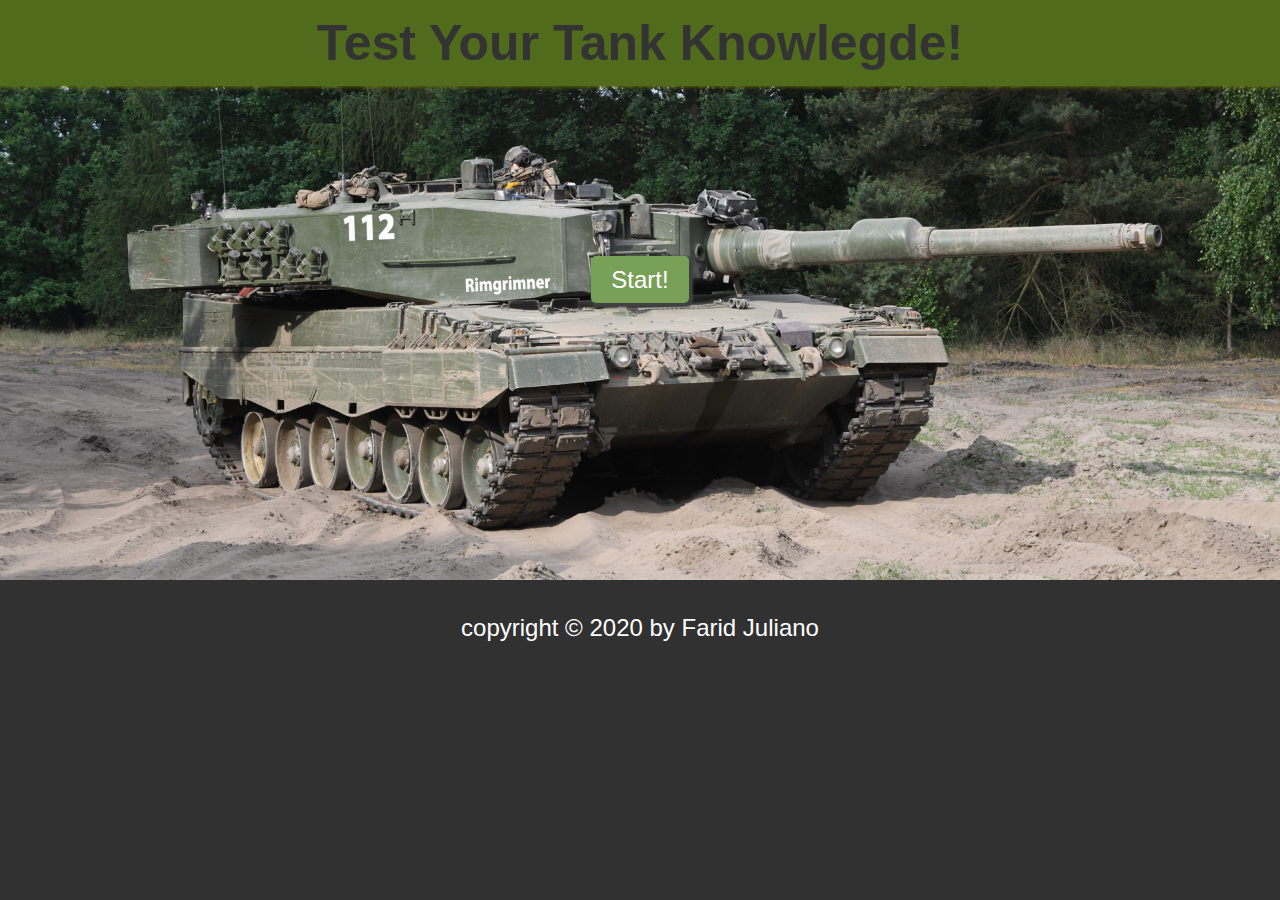
<file: index.html>
<!DOCTYPE html>
<html lang="en">
<head>
    <meta charset="UTF-8">
    <meta name="viewport" content="width=device-width, initial-scale=1.0">
    <link rel="stylesheet" href="styles.css">
    <title>Test your Knowlegde!</title>
    <link rel="shortcut icon" href="./assets/img/ico.ico" type="image/x-icon">
</head>
<body class="bodyHtml">
    <h1>Test Your Tank Knowlegde!</h1>
    <header>
        <img class="bg-img" src="./assets/img/leo.jpg" alt="leopard tank">
        <div class="mulai"><a href="./quiz.html">Start!</a></div>
    </header>
    <footer>
        <p>copyright &copy; 2020 by Farid Juliano</p>
    </footer>
</body>
</html>
</file>
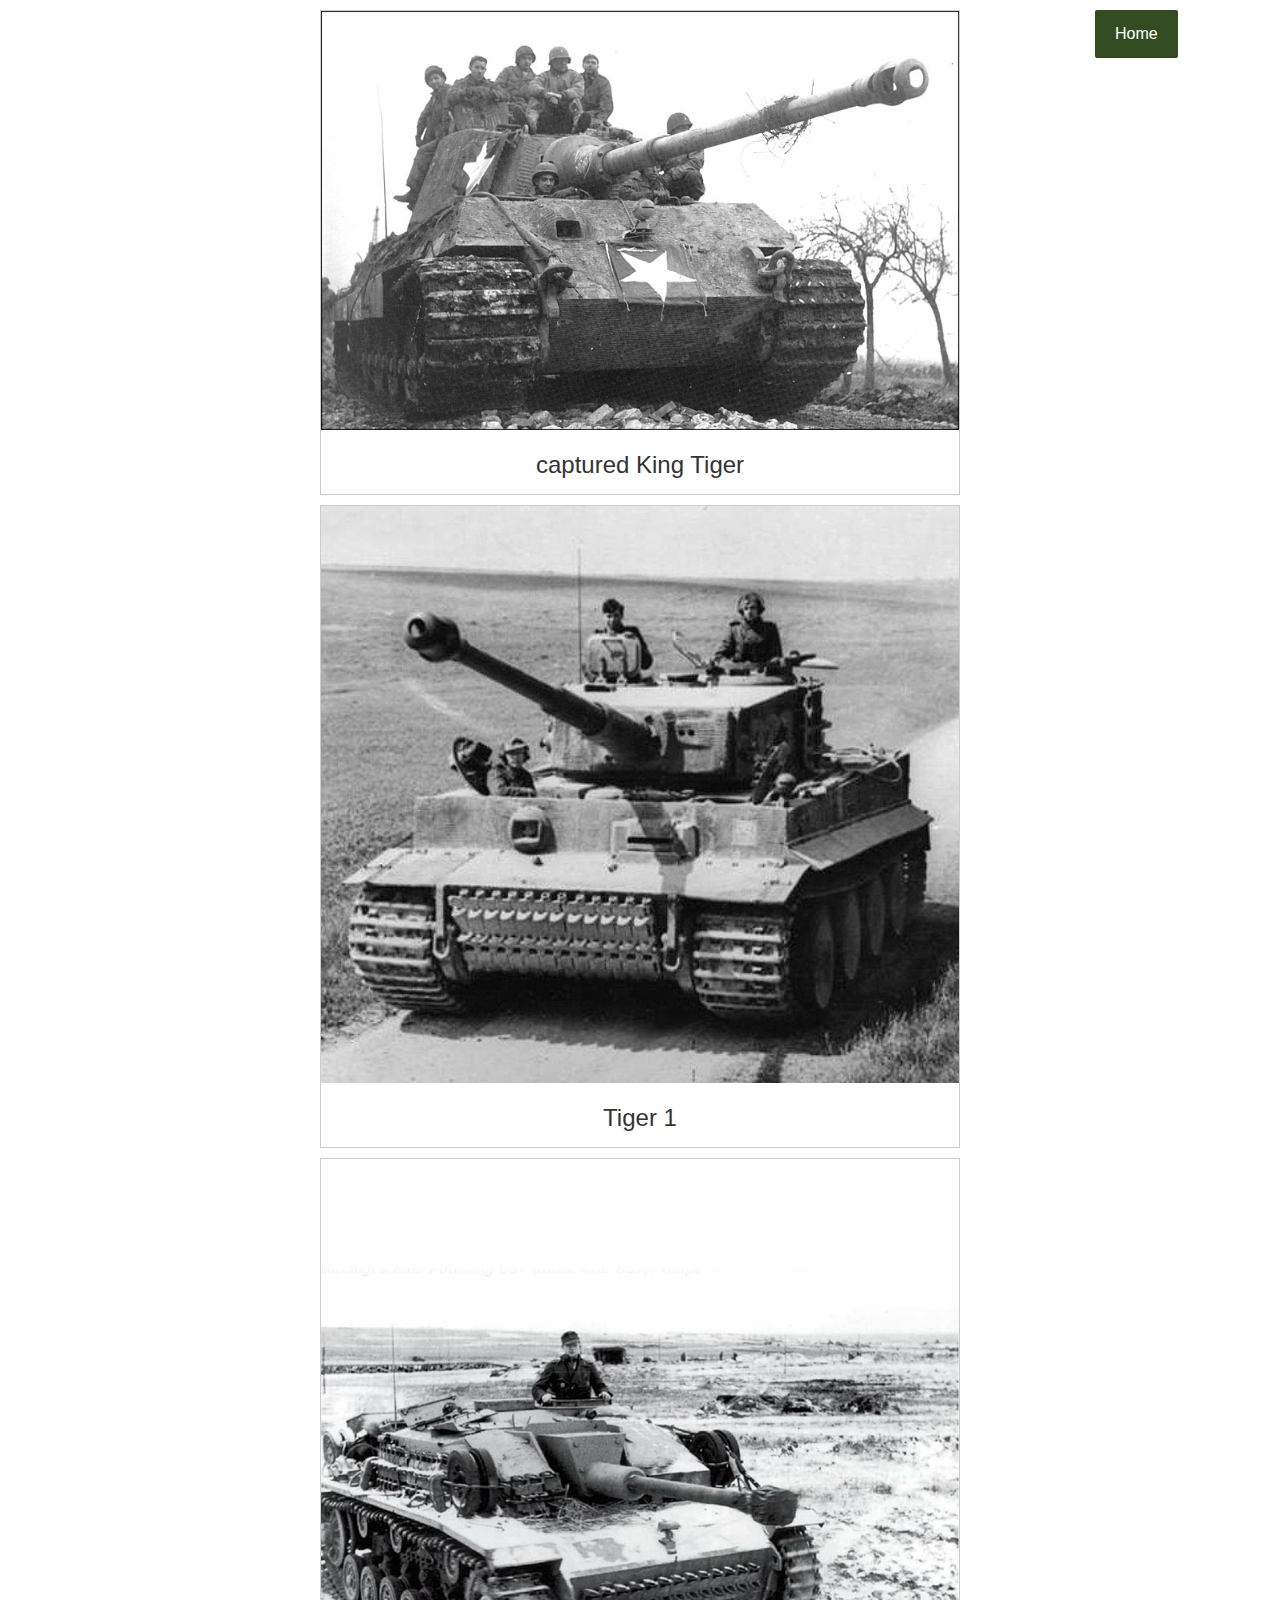
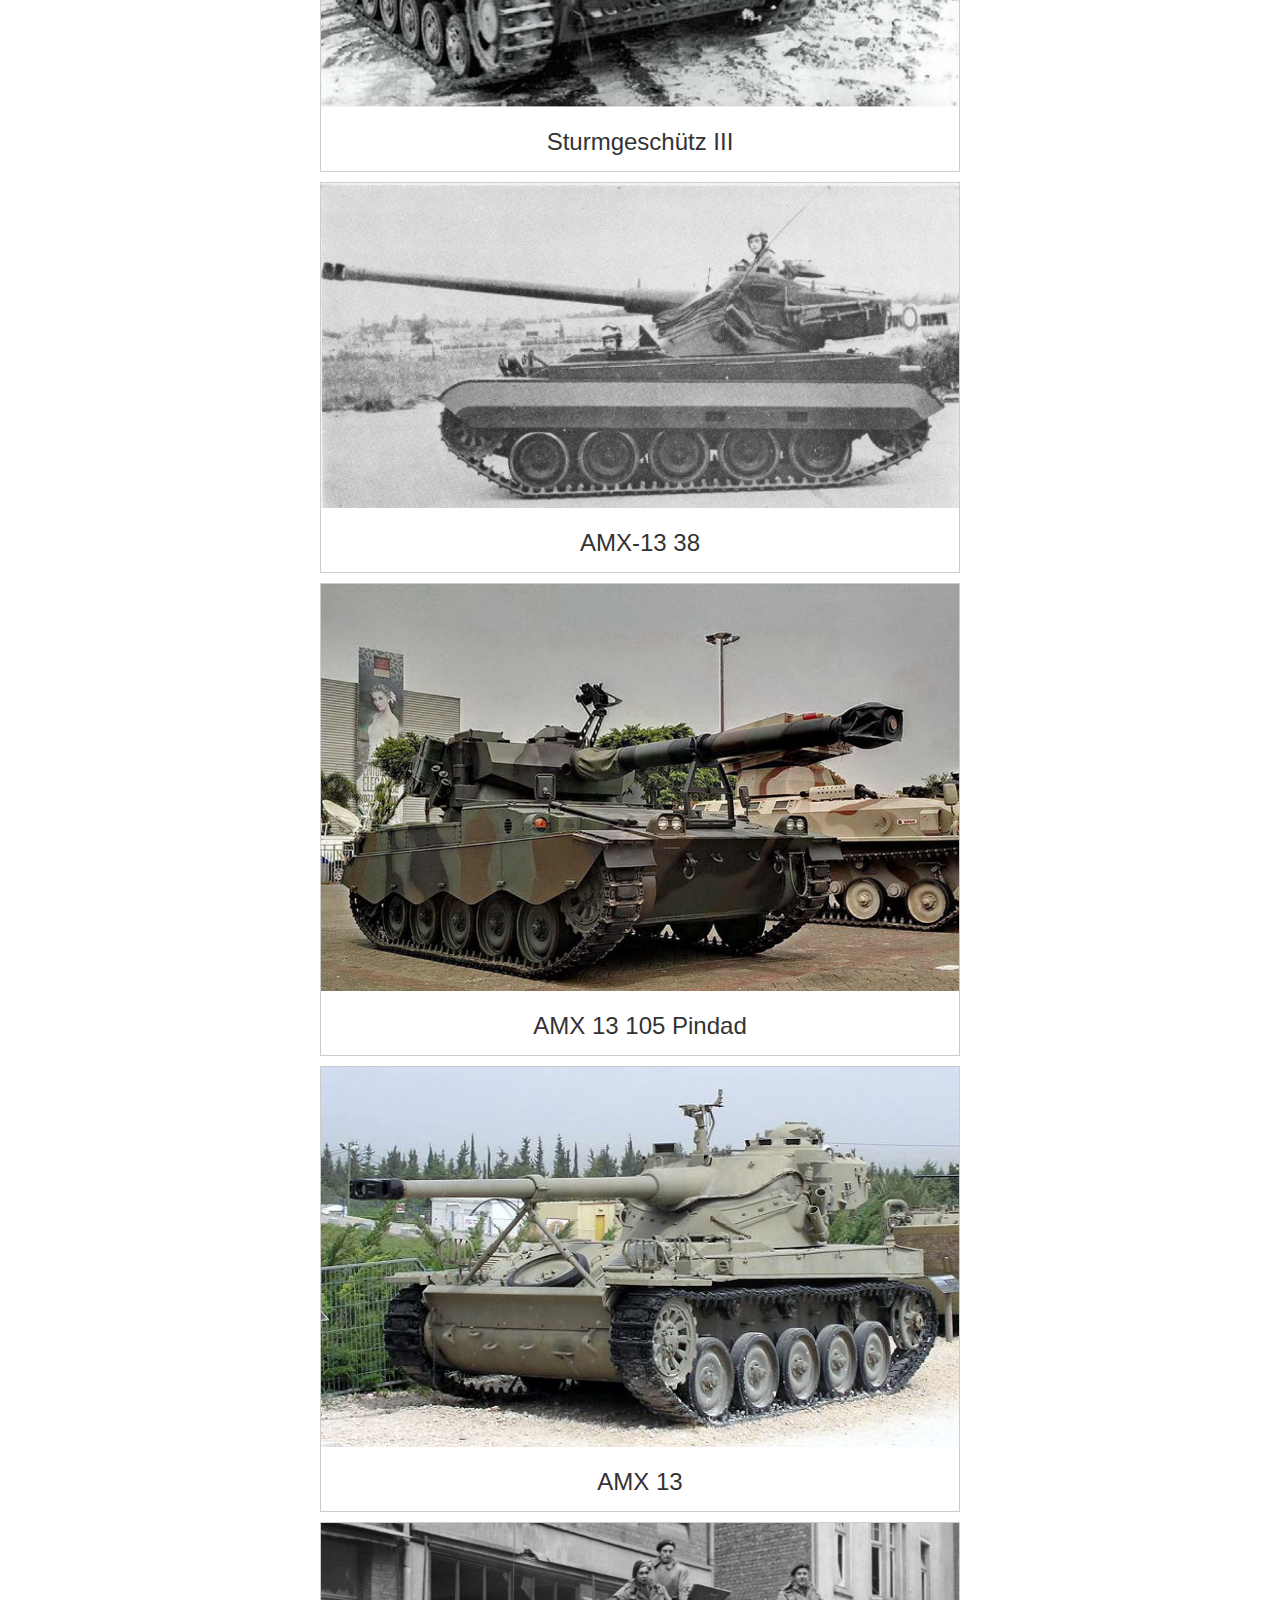
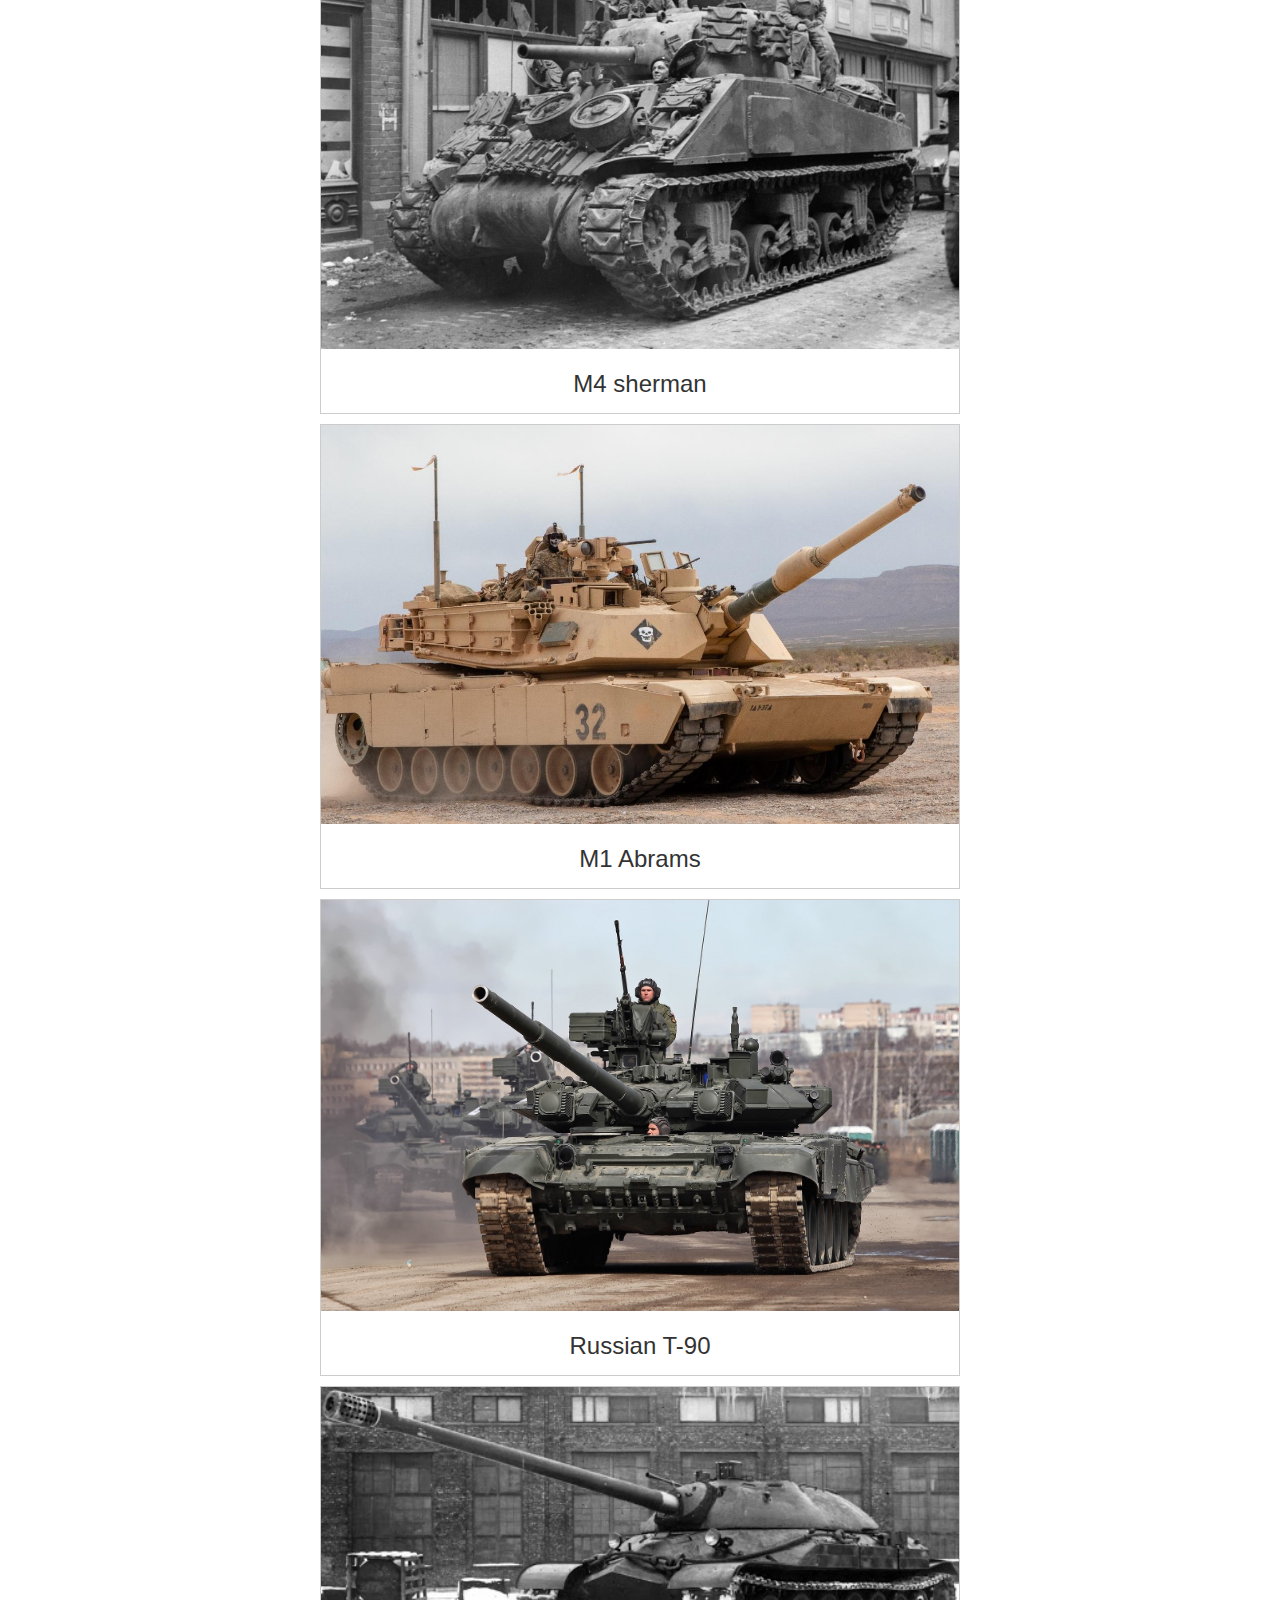
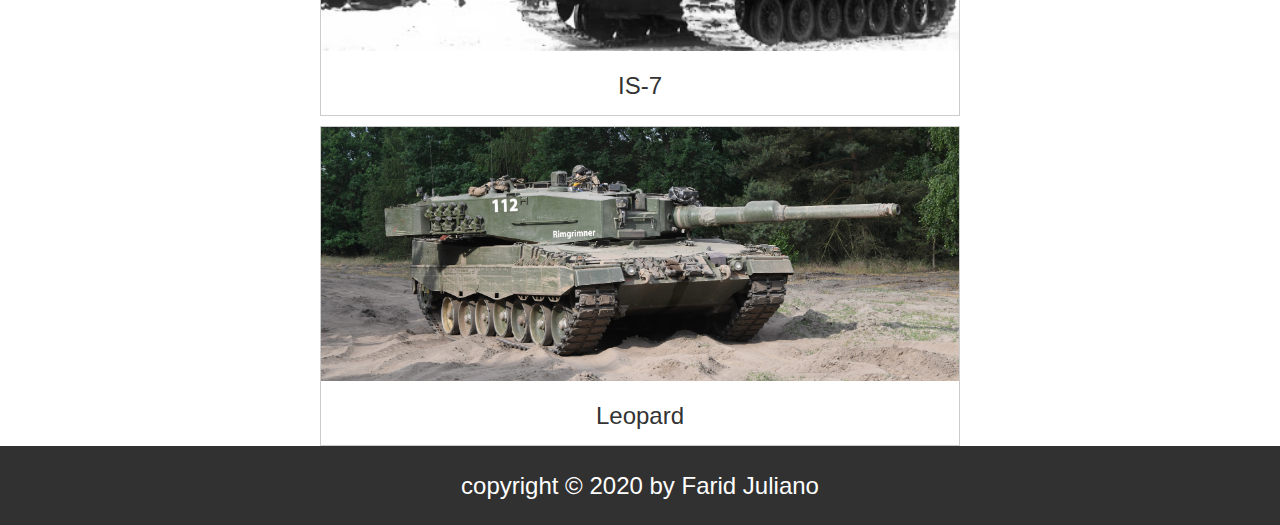
<file: gallery.html>
<!DOCTYPE html>
<html lang="en">
<head>
    <meta charset="UTF-8">
    <meta name="viewport" content="width=device-width, initial-scale=1.0">
    <title>Tanks Gallery</title>
    <link rel="stylesheet" href="styles.css">
    <link rel="shortcut icon" href="./assets/img/tank_bonus.ico" type="image/x-icon">
</head>
<body>
    <a class="button-home" href="./index.html">Home</a>
    <div class="gallery">
    <a target="_blank" href="./assets/img/kTiger.jpg">
        <img src="./assets/img/kTiger.jpg" alt="captured King Tiger" width="600" height="400">
    </a>
    <div class="desc">captured King Tiger</div>
    </div>

    <div class="gallery">
        <a target="_blank" href="./assets/img/tiger1.jpg">
            <img src="./assets/img/tiger1.jpg" alt="Tiger 1" width="600" height="400">
        </a>
        <div class="desc">Tiger 1</div>
    </div>

    <div class="gallery">
    <a target="_blank" href="./assets/img/stug3.jpg">
        <img src="./assets/img/stug3.jpg" alt="Stug III" width="600" height="400">
    </a>
    <div class="desc">Sturmgeschütz III</div>
    </div>
    
    <div class="gallery">
    <a target="_blank" href="./assets/img/ax1338.jpg">
        <img src="./assets/img/ax1338.jpg" alt="AMX-13" width="600" height="400">
    </a>
    <div class="desc">AMX-13 38</div>
    </div>
    
    <div class="gallery">
    <a target="_blank" href="./assets/img/amxindo.jpg">
        <img src="./assets/img/amxindo.jpg" alt="AMX 13 Pindad" width="600" height="400">
    </a>
    <div class="desc">AMX 13 105 Pindad</div>
    </div>

    <div class="gallery">
        <a target="_blank" href="./assets/img/AMX-13-.jpg">
            <img src="./assets/img/AMX-13-.jpg" alt="AMX 13" width="600" height="400">
        </a>
        <div class="desc">AMX 13</div>
    </div>
    
    <div class="gallery">
        <a target="_blank" href="./assets/img/m4sherman.jpg">
            <img src="./assets/img/m4sherman.jpg" alt="M4 Sherman" width="600" height="400">
        </a>
        <div class="desc">M4 sherman</div>
    </div>
    
    <div class="gallery">
        <a target="_blank" href="./assets/img/m1.jpg">
            <img src="./assets/img/m1.jpg" alt="M1 Abrams" width="600" height="400">
        </a>
        <div class="desc">M1 Abrams</div>
    </div>

    <div class="gallery">
        <a target="_blank" href="./assets/img/t90.jpg">
            <img src="./assets/img/t90.jpg" alt="Russian T-90" width="600" height="400">
        </a>
        <div class="desc">Russian T-90</div>
    </div>
    
    <div class="gallery">
        <a target="_blank" href="./assets/img/is7.jpg">
            <img src="./assets/img/is7.jpg" alt="IS-7" width="600" height="400">
        </a>
        <div class="desc">IS-7</div>
    </div>

    <div class="gallery">
        <a target="_blank" href="./assets/img/leo.jpg">
            <img src="./assets/img/leo.jpg" alt="Leopard" width="600" height="400">
        </a>
        <div class="desc">Leopard</div>
    </div>

    <footer>
        <p>copyright &copy; 2020 by Farid Juliano</p>
    </footer>
    
    </body>
</html>
</file>
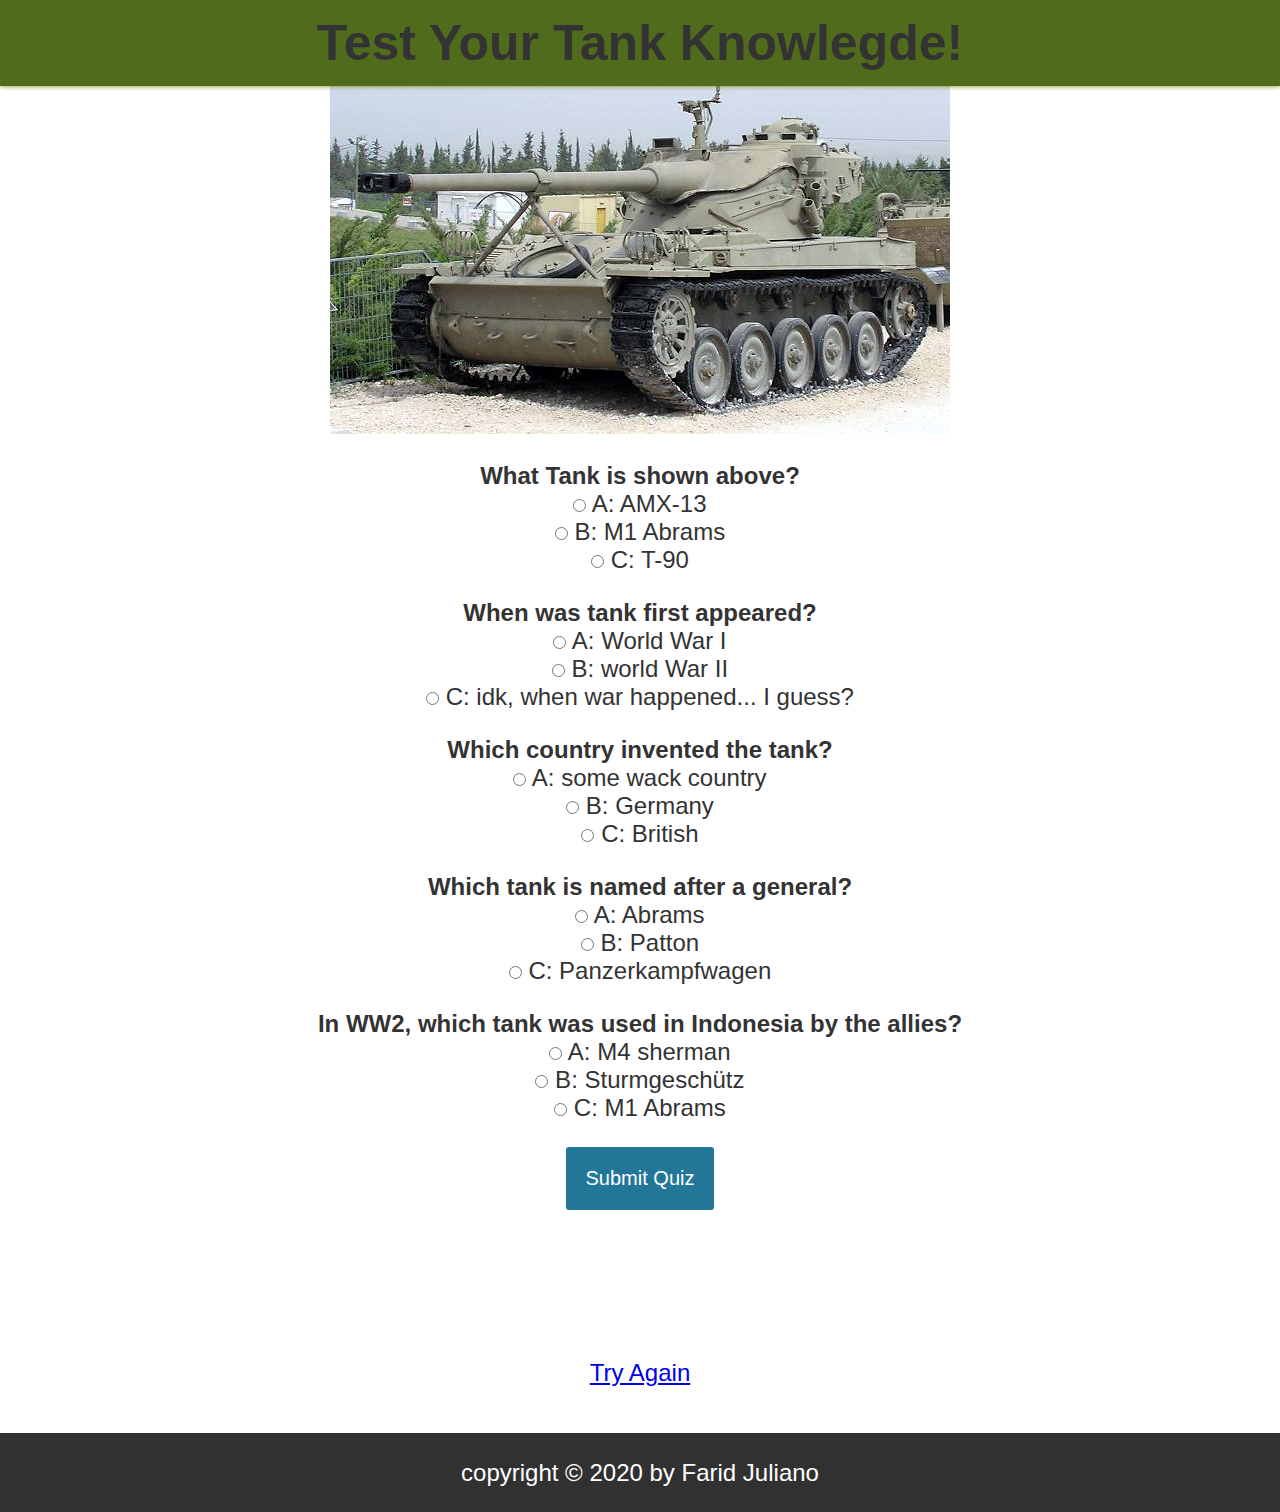
<file: quiz.html>
<!DOCTYPE html>
<html lang="en">
<head>
    <meta charset="UTF-8">
    <meta name="viewport" content="width=device-width, initial-scale=1.0">
    <link rel="stylesheet" href="styles.css">
    <title>Test your Knowlegde!</title>
    <link rel="shortcut icon" href="./assets/img/ico.ico" type="image/x-icon">
</head>
<body>
    <h1>Test Your Tank Knowlegde!</h1>
    <img id="quiz-pict" src="./assets/img/AMX-13-.jpg" alt="AMX-13 tank">
    <br>
    <br>
    <div id="wrapper">
            <div id="quiz"></div>
                <button id="submit">Submit Quiz</button>
            <div id="results"></div>
        <script type="text/javascript" src="./script.js"></script>
    </div>
        <a id="try-again" href="./index.html">Try Again</a>
    <br>
    <br>
    <br>
    <footer>
        <p>copyright &copy; 2020 by Farid Juliano</p>
    </footer>
</body>
</html>
</file>
<file: styles.css>
* {
    margin: 0;
    padding: 0;
    box-sizing: border-box;
    font-size: x-large;
}

body{
	font-size: 20px;
	font-family: sans-serif;
    color: #333;
    text-align: center;
}

.bodyHtml {
    background-color: rgb(49, 49, 49);
    z-index: -1;
}
.bg-img {
    margin-top: 5.5%;
    width: 100%;
}
.mulai{
    margin-top: -25%;
    margin-bottom: 23%;
    z-index: 99999;
    
}
.mulai a {
    text-decoration: none;
    background-color:rgb(120, 160, 87);
    border-radius: 5px;
    padding: 10px 20px;
    color: white;
    box-shadow: 2px 2px 2px 2px #414141;
}
.mulai a:hover {
    background-color: rgb(51, 75, 32);
    transition: all 0.3s ease-in-out;
}
h1 {
    background-color: rgb(80, 107, 27);
    padding: 1.1%;
    box-shadow: 0px 0px 5px olive;
    position: fixed;
    width: 100%;
    top: 0;
    font-size: 250%;
}
.question{
    font-weight: 600;

}
.answers {
    margin-bottom: 25px;
}
.answers label{
    display: block;
}
#submit{
	font-family: sans-serif;
	font-size: 20px;
	background-color: #279;
	color: #fff;
	border: 0px;
	border-radius: 3px;
	padding: 20px;
	cursor: pointer;
	margin-bottom: 20px;
}
#submit:hover{
	background-color: #38a;
}
#wrapper {
    margin-bottom: 10.1%;
}
.button {
    text-decoration: none;
    padding: 10px;
    border-radius: 10px;
    background-color: red;
    color: white;
    margin-bottom: 20%;
    font-size: medium;
}

.button:hover {
    transition: all 0.5s ease;
    background-color: rgb(114, 0, 0);
}

footer {
    bottom: 0;
    padding: 2% 20%;
    background-color: rgb(49, 49, 49);
    color: white;
}


#quiz-pict {
    margin-top: 5%;
}

/* div gallery */
div.gallery {
    border: 1px solid #ccc;
    width: 800px;
    clear: both;
    display: block;
    margin-top: 10px;
    margin-left: auto;
    margin-right: auto;
    width: 50%;

}

div.gallery:hover {
border: 1px solid #777;
}

div.gallery img {
width: 100%;
height: auto;

}

div.desc {
padding: 15px;
text-align: center;
}

.button-home {
    text-decoration: none;
    padding: 15px 20px;
    border-radius: 2px;
    background-color:rgb(51, 75, 32);
    color: white;
    font-size: medium;
    position: fixed;
    right: 8%;
}

.button-home:hover {
    transition: all 0.5s ease;
    background-color:rgb(29, 42, 18);
}
</file>
